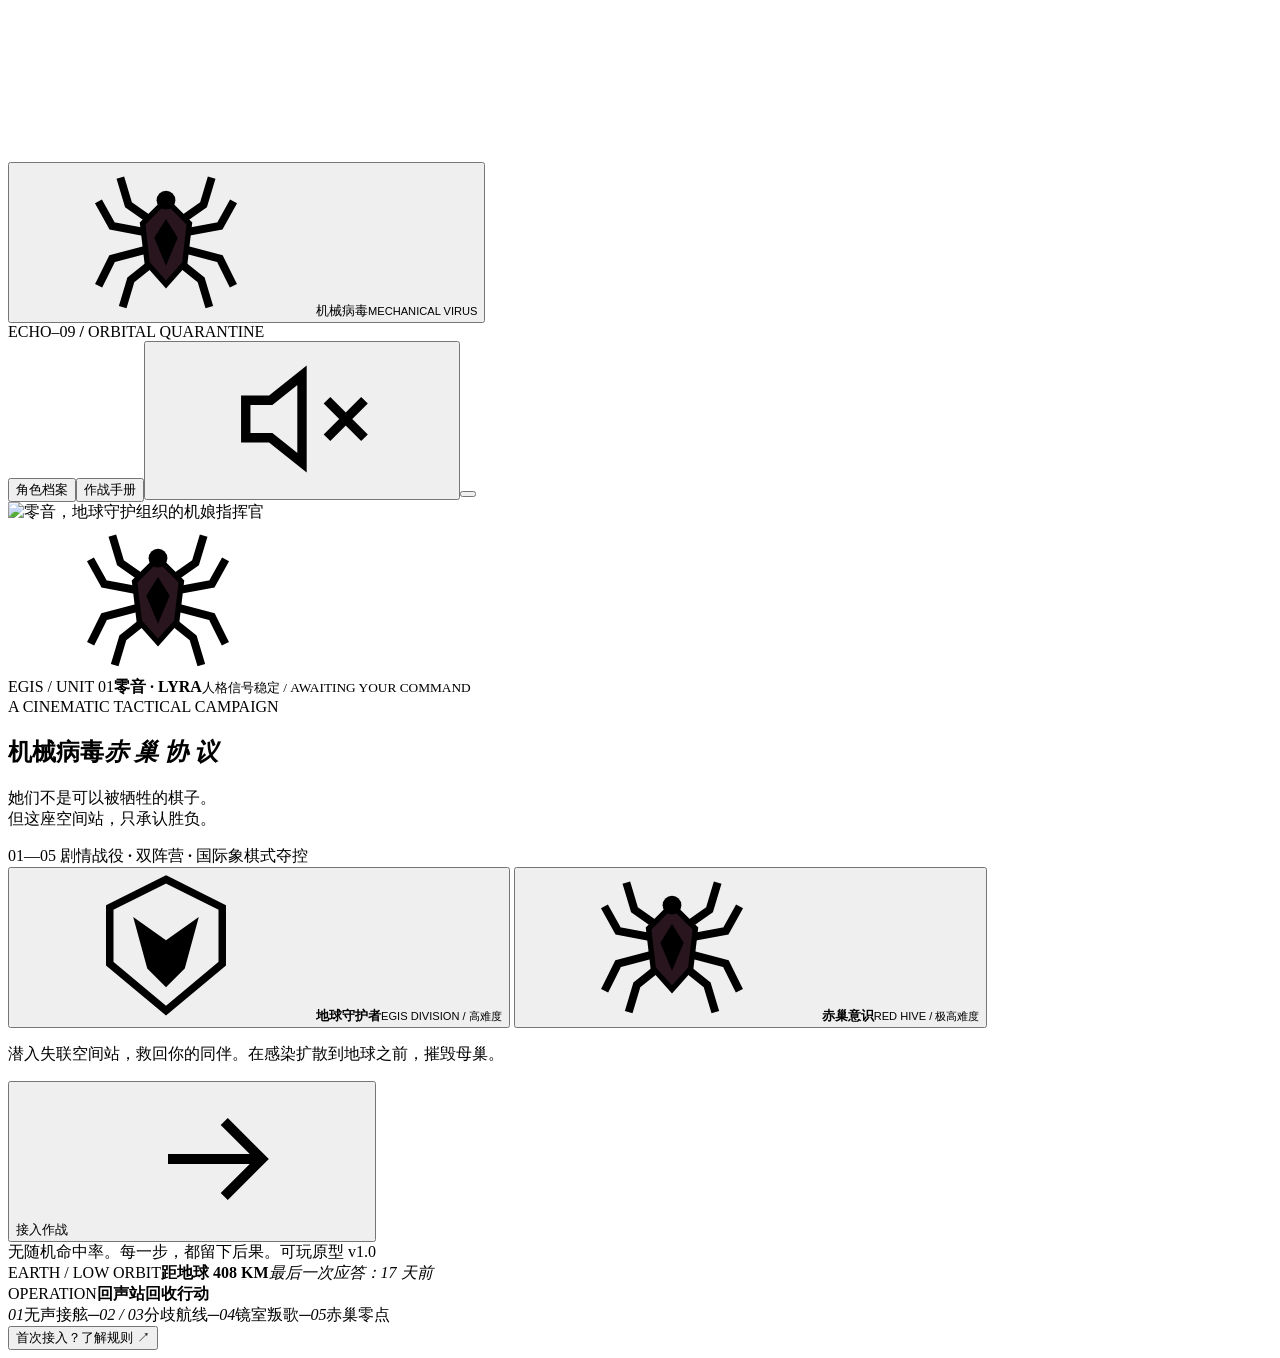
<file: index.template.html>
<!doctype html>
<html lang="zh-CN">
<head>
<meta charset="utf-8"><meta name="viewport" content="width=device-width, initial-scale=1"><meta name="theme-color" content="#080d13">
<title>机械病毒：赤巢协议 / MECHANICAL VIRUS</title>
<style>__STYLE__</style>
</head>
<body>
<svg class="svg-library" xmlns="http://www.w3.org/2000/svg" aria-hidden="true"><defs>
<symbol id="i-spider" viewBox="0 0 64 64"><g fill="none" stroke="currentColor" stroke-width="3.4" stroke-linecap="square" stroke-linejoin="miter"><path d="m26 24-10-7-3-10m12 22L9 26 4 17m20 19L9 40 4 50m23-9-10 8-3 10m24-35 10-7 3-10m-12 22 16-3 5-9M40 36l15 4 5 10m-23-9 10 8 3 10"/></g><path d="m32 15 10 10-2 17-8 9-8-9-2-17Z" fill="#29151d" stroke="currentColor" stroke-width="2.3"/><path d="m32 23 5 8-5 12-5-12Z" fill="currentColor"/><circle cx="32" cy="15" r="4" fill="currentColor"/></symbol>
<symbol id="i-egis" viewBox="0 0 32 32"><path d="m16 2 12 6v12L16 30 4 20V8Z" fill="none" stroke="currentColor" stroke-width="1.6"/><path d="m9 10 7 5 7-5-3 11-4 4-4-4Z" fill="currentColor"/></symbol>
<symbol id="i-arrow" viewBox="0 0 24 24"><path d="M4 12h15m-6-6 6 6-6 6" fill="none" stroke="currentColor" stroke-width="1.6"/></symbol>
<symbol id="i-core" viewBox="0 0 64 64"><g fill="none" stroke="currentColor"><circle cx="32" cy="32" r="25" stroke-width="2"/><circle cx="32" cy="32" r="19" stroke-width="4" stroke-dasharray="17 8"/><path d="M32 1v15m0 32v15M1 32h15m32 0h15M10 10l11 11m22 22 11 11M10 54l11-11m22-22 11-11" stroke-width="2"/><path d="m32 19 11 13-11 13-11-13Z" fill="currentColor"/></g></symbol>
<symbol id="i-drone" viewBox="0 0 64 64"><path d="m32 9 20 11v24L32 56 12 44V20Z" fill="#102d33" stroke="currentColor" stroke-width="2"/><path d="M22 26h20v15H22Z" fill="none" stroke="currentColor" stroke-width="3"/><path d="M27 30h10v5H27ZM7 14v36m50-36v36M2 20h10m40 0h10M2 44h10m40 0h10" stroke="currentColor" stroke-width="2"/></symbol>
<symbol id="i-cube" viewBox="0 0 40 40"><path d="m20 4 14 8v16l-14 8-14-8V12Zm0 16 14-8M20 20 6 12m14 8v16" fill="none" stroke="currentColor" stroke-width="1.5"/><path d="m20 10 8 5-8 5-8-5Z" fill="currentColor" opacity=".4"/></symbol>
<symbol id="i-eye" viewBox="0 0 24 24"><path d="M2 12s4-7 10-7 10 7 10 7-4 7-10 7S2 12 2 12Z" fill="none" stroke="currentColor" stroke-width="1.6"/><circle cx="12" cy="12" r="3" fill="none" stroke="currentColor" stroke-width="1.6"/></symbol>
<symbol id="i-rewind" viewBox="0 0 24 24"><path d="M5 10a8 8 0 1 1 0 6m0-12v6h6" fill="none" stroke="currentColor" stroke-width="1.6"/></symbol>
<symbol id="i-sound" viewBox="0 0 24 24"><path d="M3 9v6h4l5 4V5L7 9Zm13-1q5 4 0 8m3-11q8 7 0 14" fill="none" stroke="currentColor" stroke-width="1.5"/></symbol>
<symbol id="i-mute" viewBox="0 0 24 24"><path d="M3 9v6h4l5 4V5L7 9Zm13 0 6 6m0-6-6 6" fill="none" stroke="currentColor" stroke-width="1.5"/></symbol>
<symbol id="i-relay" viewBox="0 0 40 40"><path d="m20 5 12 7v15l-12 7-12-7V12ZM20 12v16m-7-12 14 8m0-8-14 8" fill="none" stroke="currentColor" stroke-width="1.6"/></symbol>
<symbol id="i-exit" viewBox="0 0 40 40"><path d="M22 7H8v26h14M18 20h18m-7-7 7 7-7 7" fill="none" stroke="currentColor" stroke-width="2"/></symbol>
<symbol id="i-lock" viewBox="0 0 24 24"><rect x="5" y="10" width="14" height="11" rx="1" fill="none" stroke="currentColor" stroke-width="1.6"/><path d="M8 10V6a4 4 0 0 1 8 0v4m-4 4v3" fill="none" stroke="currentColor" stroke-width="1.6"/></symbol>
</defs></svg>
<div class="ambient"></div>
<header class="site-header">
  <button class="wordmark" id="home-logo" aria-label="返回主菜单"><svg><use href="#i-spider"/></svg><span>机械病毒<small>MECHANICAL VIRUS</small></span></button>
  <div class="header-status"><i></i><span>ECHO–09</span><b> / </b>ORBITAL QUARANTINE</div>
  <nav class="header-actions" aria-label="主导航"><button id="archive-btn">角色档案</button><button id="help-btn">作战手册</button><button id="audio-btn" class="icon-button" title="开启音效" aria-label="开启音效"><svg><use href="#i-mute"/></svg></button><button id="menu-btn" class="icon-button" title="系统菜单" aria-label="系统菜单"><span class="menu-lines"></span></button></nav>
</header>

<main id="home" class="home screen">
  <div class="hero-background"></div><div class="hero-grid"></div>
  <div class="hero-art"><img id="hero-portrait" alt="零音，地球守护组织的机娘指挥官"><div class="hero-scanline"></div><svg class="hero-parasite"><use href="#i-spider"/></svg><div class="hero-id"><span id="hero-code">EGIS / UNIT 01</span><strong id="hero-name">零音 · LYRA</strong><small id="hero-identity">人格信号稳定 / AWAITING YOUR COMMAND</small></div></div>
  <section class="hero-copy">
    <div class="micro-label"><span class="red-line"></span> A CINEMATIC TACTICAL CAMPAIGN</div>
    <h1>机械<span>病毒</span><em>赤 巢 协 议</em></h1>
    <p class="hero-description">她们不是可以被牺牲的棋子。<br>但这座空间站，<span>只承认胜负。</span></p>
    <div class="hero-rule"><span>01—05</span> 剧情战役 <b>·</b> 双阵营 <b>·</b> 国际象棋式夺控</div>
    <div class="faction-picker" role="group" aria-label="选择阵营">
      <button class="faction-card active" data-faction="g" aria-pressed="true"><svg><use href="#i-egis"/></svg><span><strong>地球守护者</strong><small>EGIS DIVISION / 高难度</small></span><i></i></button>
      <button class="faction-card red-card" data-faction="r" aria-pressed="false"><svg><use href="#i-spider"/></svg><span><strong>赤巢意识</strong><small>RED HIVE / 极高难度</small></span><i></i></button>
    </div>
    <p class="faction-description" id="faction-description">潜入失联空间站，救回你的同伴。在感染扩散到地球之前，摧毁母巢。</p>
    <div class="hero-buttons"><button class="button primary start-button" id="start-btn"><span>接入作战</span><svg><use href="#i-arrow"/></svg></button><button class="button ghost" id="continue-btn" hidden>继续上次行动</button></div>
    <div class="hero-footnote"><span class="live-dot"></span> 无随机命中率。每一步，都留下后果。<span class="prototype-tag">可玩原型 v1.0</span></div>
  </section>
  <div class="orbital-label"><span>EARTH / LOW ORBIT</span><strong>距地球 408 KM</strong><i>最后一次应答：17 天前</i></div>
  <div class="home-bottom"><div class="bottom-title"><span>OPERATION</span><strong>回声站回收行动</strong></div><div class="chapter-preview"><span><i>01</i>无声接舷</span><b>─</b><span><i>02 / 03</i>分歧航线</span><b>─</b><span><i>04</i>镜室叛歌</span><b>─</b><span class="last"><i>05</i>赤巢零点</span></div><button id="home-rules-btn" class="text-button">首次接入？了解规则 ↗</button></div>
</main>

<main id="game" class="game screen" hidden>
  <div class="mission-heading"><div class="mission-heading-left"><div class="chapter-number" id="chapter-number">01<small>/ 05</small></div><div><p class="micro-label" id="mission-en">SILENT DOCK</p><h2 id="mission-title">无声接舷</h2><span class="mission-location" id="mission-location">回声站 · 接驳甲板</span></div></div><div class="mission-heading-right"><button class="text-button" id="flow-btn">战役路径 ↗</button><div class="round-indicator"><span>ROUND</span><strong id="round-text">01 <small>/ 12</small></strong></div><div class="phase-indicator" id="phase-label"><i></i>你的行动阶段</div></div></div>
  <div class="workspace">
    <aside class="left-rail">
      <section class="panel objectives-panel"><div class="panel-title"><span>01 / 作战目标</span><small id="mission-sector">SECTOR A</small></div><div id="objectives"></div><div class="condition-note" id="condition-note"></div></section>
      <section class="panel forces-panel"><div class="panel-title"><span>02 / 战场态势</span><small>LIVE</small></div><div id="forces"></div><div class="phase-help">你行动 <b id="mirrored-count">0</b> 次，敌方获得相同额度。<br>每单位每阶段仅行动一次。</div></section>
      <section class="panel log-panel"><div class="panel-title"><span>03 / 战术记录</span><small id="save-indicator">SESSION</small></div><div id="combat-log" role="log" aria-live="polite"></div></section>
    </aside>
    <section class="battlefield" aria-label="战术棋盘">
      <div class="board-toolbar"><span id="board-location">ECHO–09 / DOCKING BAY</span><button id="threat-btn" class="text-button" aria-pressed="false"><svg><use href="#i-eye"/></svg>威胁视野</button></div>
      <div class="board-surround"><div class="axis-top" id="axis-top"></div><div class="axis-left" id="axis-left"></div><div class="board" id="board" role="group" aria-label="8乘8战术棋盘"></div><span class="board-corner top-left"></span><span class="board-corner top-right"></span><span class="board-corner bottom-left"></span><span class="board-corner bottom-right"></span></div>
      <div class="board-legend"><span><i class="legend-move"></i>可移动</span><span><i class="legend-capture"></i>可夺控 / 吃子</span><span><i class="legend-objective"></i>目标</span><span id="board-hint">选择一名己方单位</span></div>
      <div class="action-bar"><div class="action-count"><strong id="action-count">00</strong><span>本阶段行动<small id="action-remaining">待命单位 3</small></span></div><div class="action-buttons"><button id="undo-btn" class="icon-button" title="撤回最近一步，仅限交出阶段前" aria-label="撤回最近一步"><svg><use href="#i-rewind"/></svg></button><button class="button primary end-phase" id="end-phase-btn"><span>结束阶段</span><small id="enemy-budget">敌方行动 × 0</small><svg><use href="#i-arrow"/></svg></button></div></div>
      <div class="board-bottomline"><span id="stage-note">等额行动制 · 无行动总上限</span><button class="text-button" id="retry-btn">重开本关</button></div>
    </section>
    <aside class="right-rail"><section class="panel dossier" id="dossier"></section><section class="panel roster-panel"><div class="panel-title"><span>04 / 本关角色</span><small>NEURAL LINKS</small></div><div id="roster-list"></div></section></aside>
  </div>
  <div class="radio-bar"><span class="radio-indicator">▥</span><div><strong id="radio-name">零音</strong><p id="radio-text">不要急着走完所有棋。你留给对手的每一次行动，都可能成为她的最后一次。</p></div><span class="radio-frequency">ENCRYPTED / 140.28</span></div>
</main>

<div id="cinema" class="cinema overlay" hidden role="dialog" aria-modal="true" aria-labelledby="cinema-title"><div class="cinema-backdrop"></div><div class="cinema-letterbox top"></div><div class="cinema-letterbox bottom"></div><div class="cinema-top"><span id="cinema-chapter">CHAPTER 01</span><button class="text-button" id="skip-story">跳过演出 ↗</button></div><div class="cinema-portrait-wrap"><img id="cinema-portrait" alt="剧情角色"><svg class="cinema-parasite"><use href="#i-spider"/></svg></div><div class="cinema-title" id="cinema-title"><small>OPERATION ECHO</small><h2>无声接舷</h2></div><section class="dialogue-box"><div class="speaker-label"><span id="speaker-code">EGIS / 01</span><strong id="speaker-name">零音</strong><i></i></div><p id="dialogue-text"></p><div class="dialogue-bottom"><span id="story-progress">01 / 03</span><span class="dialogue-direction" id="dialogue-direction">近景。远处，心跳一样的红灯。</span><button id="next-dialogue" class="button ghost">继续 <span>↗</span></button></div><div id="story-choices" class="story-choices" hidden></div></section></div>

<div id="modal" class="modal overlay" hidden role="dialog" aria-modal="true" aria-labelledby="modal-title"><div class="modal-window"><header class="modal-heading"><div><p class="micro-label" id="modal-eyebrow">EGIS FIELD MANUAL</p><h2 id="modal-title">作战手册</h2></div><button id="close-modal" class="icon-button" aria-label="关闭窗口">×</button></header><div id="modal-content" class="modal-content"></div></div></div>
<div id="result" class="result overlay" hidden role="dialog" aria-modal="true" aria-labelledby="result-title"><div class="result-window" id="result-content"></div></div>
<div id="capture-event" class="capture-event" aria-live="polite"></div><div id="toast" class="toast" role="status" aria-live="polite"></div><div id="screen-flash" class="screen-flash"></div>
<input id="import-file" type="file" accept=".json,application/json" hidden>
<noscript><div style="position:fixed;inset:0;background:#080d13;color:white;z-index:999;padding:60px">此游戏需要启用 JavaScript。所有素材已内嵌，不需要网络连接。</div></noscript>
<script>const ART = __ART__;
const AUDIO = __AUDIO__;
__SCRIPT__
</script>
</body>
</html>
</file>
